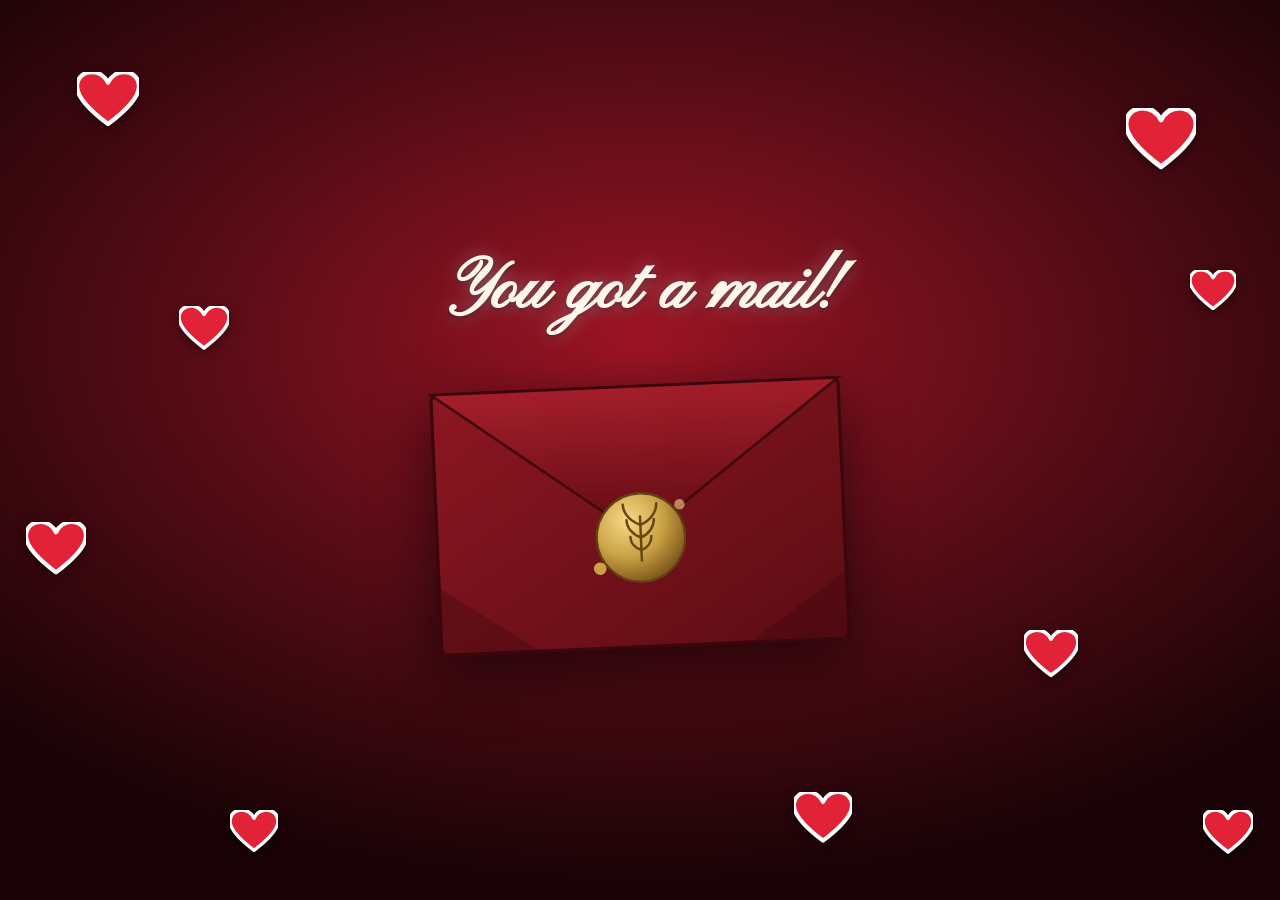
<file: index.html>
<!DOCTYPE html>
<html lang="en">
<head>
<meta charset="UTF-8">
<meta name="viewport" content="width=device-width, initial-scale=1.0">
<title>Happy Monthsary, My Love!</title>
<link rel="preconnect" href="https://fonts.googleapis.com">
<link rel="preconnect" href="https://fonts.gstatic.com" crossorigin>
<link href="https://fonts.googleapis.com/css2?family=Pinyon+Script&display=swap" rel="stylesheet">
<link rel="stylesheet" href="fifth.css">
</head>
<body>

<div class="scene" id="scene">

  <h1 class="title">You got a mail!</h1>

  <div class="envelope-wrap" id="envelope" title="Click to open">
    <svg class="envelope-svg" viewBox="0 0 400 260" xmlns="http://www.w3.org/2000/svg">
      <defs>
        <linearGradient id="bodyGrad" x1="0" y1="0" x2="1" y2="1">
          <stop offset="0%" stop-color="var(--envelope-light)"/>
          <stop offset="100%" stop-color="var(--envelope-dark)"/>
        </linearGradient>
        <linearGradient id="flapGrad" x1="0" y1="0" x2="0" y2="1">
          <stop offset="0%" stop-color="#a8202c"/>
          <stop offset="100%" stop-color="var(--envelope-dark)"/>
        </linearGradient>
        <radialGradient id="goldGrad" cx="35%" cy="30%" r="75%">
          <stop offset="0%" stop-color="var(--gold-light)"/>
          <stop offset="55%" stop-color="var(--gold-mid)"/>
          <stop offset="100%" stop-color="var(--gold-dark)"/>
        </radialGradient>
      </defs>

      <!-- envelope body -->
      <rect x="6" y="6" width="388" height="248" rx="6" fill="url(#bodyGrad)" stroke="var(--envelope-edge)" stroke-width="3"/>

      <!-- back flap fold lines (top flap closed, apex at seal) -->
      <polygon points="6,6 200,150 394,6" fill="url(#flapGrad)" stroke="var(--envelope-edge)" stroke-width="2.5" opacity="0.9"/>

      <!-- bottom-left corner fold accent -->
      <polygon points="6,254 100,254 6,190" fill="var(--envelope-edge)" opacity="0.35"/>
      <!-- bottom-right corner fold accent -->
      <polygon points="394,254 300,254 394,190" fill="var(--envelope-edge)" opacity="0.35"/>

      <!-- wax seal -->
      <g class="seal">
        <circle cx="200" cy="150" r="42" fill="url(#goldGrad)" stroke="var(--gold-dark)" stroke-width="2"/>
        <circle cx="200" cy="150" r="42" fill="none" stroke="rgba(0,0,0,0.25)" stroke-width="1.5"/>
        <!-- drip texture -->
        <circle cx="160" cy="178" r="6" fill="var(--gold-mid)"/>
        <circle cx="238" cy="120" r="5" fill="var(--gold-light)" opacity="0.6"/>
        <!-- engraved sprig emblem -->
        <g stroke="#6b4612" stroke-width="2.4" fill="none" stroke-linecap="round">
          <path d="M200 130 L200 172"/>
          <path d="M200 138 C190 134 184 126 184 118"/>
          <path d="M200 138 C210 134 216 126 216 118"/>
          <path d="M200 150 C192 147 187 140 187 133"/>
          <path d="M200 150 C208 147 213 140 213 133"/>
          <path d="M200 162 C194 160 190 155 190 149"/>
          <path d="M200 162 C206 160 210 155 210 149"/>
        </g>
      </g>
    </svg>
  </div>

</div>

<script src="fifth.js"></script>
</body>
</html>
</file>
<file: fifth.css>
:root{
  --bg-deep:#1a0306;
  --bg-mid:#5e0d18;
  --bg-bright:#9c1424;
  --envelope-dark:#5c0c14;
  --envelope-light:#8c1722;
  --envelope-edge:#3b070d;
  --gold-light:#f6d98a;
  --gold-mid:#caa244;
  --gold-dark:#7a5418;
  --cream:#fdf6ea;
}

*{ box-sizing:border-box; margin:0; padding:0; }

html,body{
  width:100%;
  height:100%;
  background:
    radial-gradient(ellipse 70% 60% at 50% 38%, var(--bg-bright) 0%, var(--bg-mid) 45%, var(--bg-deep) 100%);
  overflow:hidden;
  font-family:'Pinyon Script', cursive;
}

.scene{
  position:relative;
  width:100vw;
  height:100vh;
  display:flex;
  flex-direction:column;
  align-items:center;
  justify-content:center;
}

/* ---------- Title ---------- */
.title{
  color:var(--cream);
  font-size:clamp(2.4rem, 6vw, 4.4rem);
  text-align:center;
  text-shadow:0 0 18px rgba(255,255,255,0.35), 0 2px 6px rgba(0,0,0,0.5);
  margin-bottom:clamp(20px, 5vh, 50px);
  letter-spacing:0.5px;
  z-index:5;
  user-select:none;
}

/* ---------- Envelope ---------- */
.envelope-wrap{
  position:relative;
  width:min(46vw, 420px);
  z-index:5;
  cursor:pointer;
  animation:pulse 2.6s ease-in-out infinite;
  filter:drop-shadow(0 18px 30px rgba(0,0,0,0.55));
}

.envelope-wrap:hover{ animation-play-state:paused; transform:scale(1.05); transition:transform .25s ease; }

@keyframes pulse{
  0%   { transform:scale(1); filter:drop-shadow(0 18px 30px rgba(0,0,0,0.55)); }
  50%  { transform:scale(1.045); filter:drop-shadow(0 22px 40px rgba(150,20,30,0.55)); }
  100% { transform:scale(1); filter:drop-shadow(0 18px 30px rgba(0,0,0,0.55)); }
}

.envelope-svg{ width:100%; height:auto; display:block; transform:rotate(-2.5deg); }

.seal{
  transform-origin:200px 150px;
}

/* ---------- Floating hearts ---------- */
.heart{
  position:absolute;
  width:48px;
  filter:drop-shadow(0 3px 6px rgba(0,0,0,0.4));
  animation:bob 4.5s ease-in-out infinite;
  z-index:2;
}
.heart svg{ width:100%; height:100%; display:block; }

@keyframes bob{
  0%,100% { transform:translateY(0) rotate(0deg); }
  50%     { transform:translateY(-14px) rotate(4deg); }
}

@media (max-width: 600px){
  .heart{ width:32px; }
}

@media (prefers-reduced-motion: reduce){
  .envelope-wrap,
   .heart{ animation:none !important; }
}

.envelope-wrap{
  cursor:pointer;
  transition:transform .3s ease;
}

.envelope-wrap:active{
  transform:scale(0.95);
}

.opening{
  animation:openEnvelope .8s forwards;
}

@keyframes openEnvelope{
  0%{
    transform:scale(1) rotate(0deg);
  }
  100%{
    transform:scale(1.2) rotate(-5deg);
    opacity:0;
  }
}
</file>
